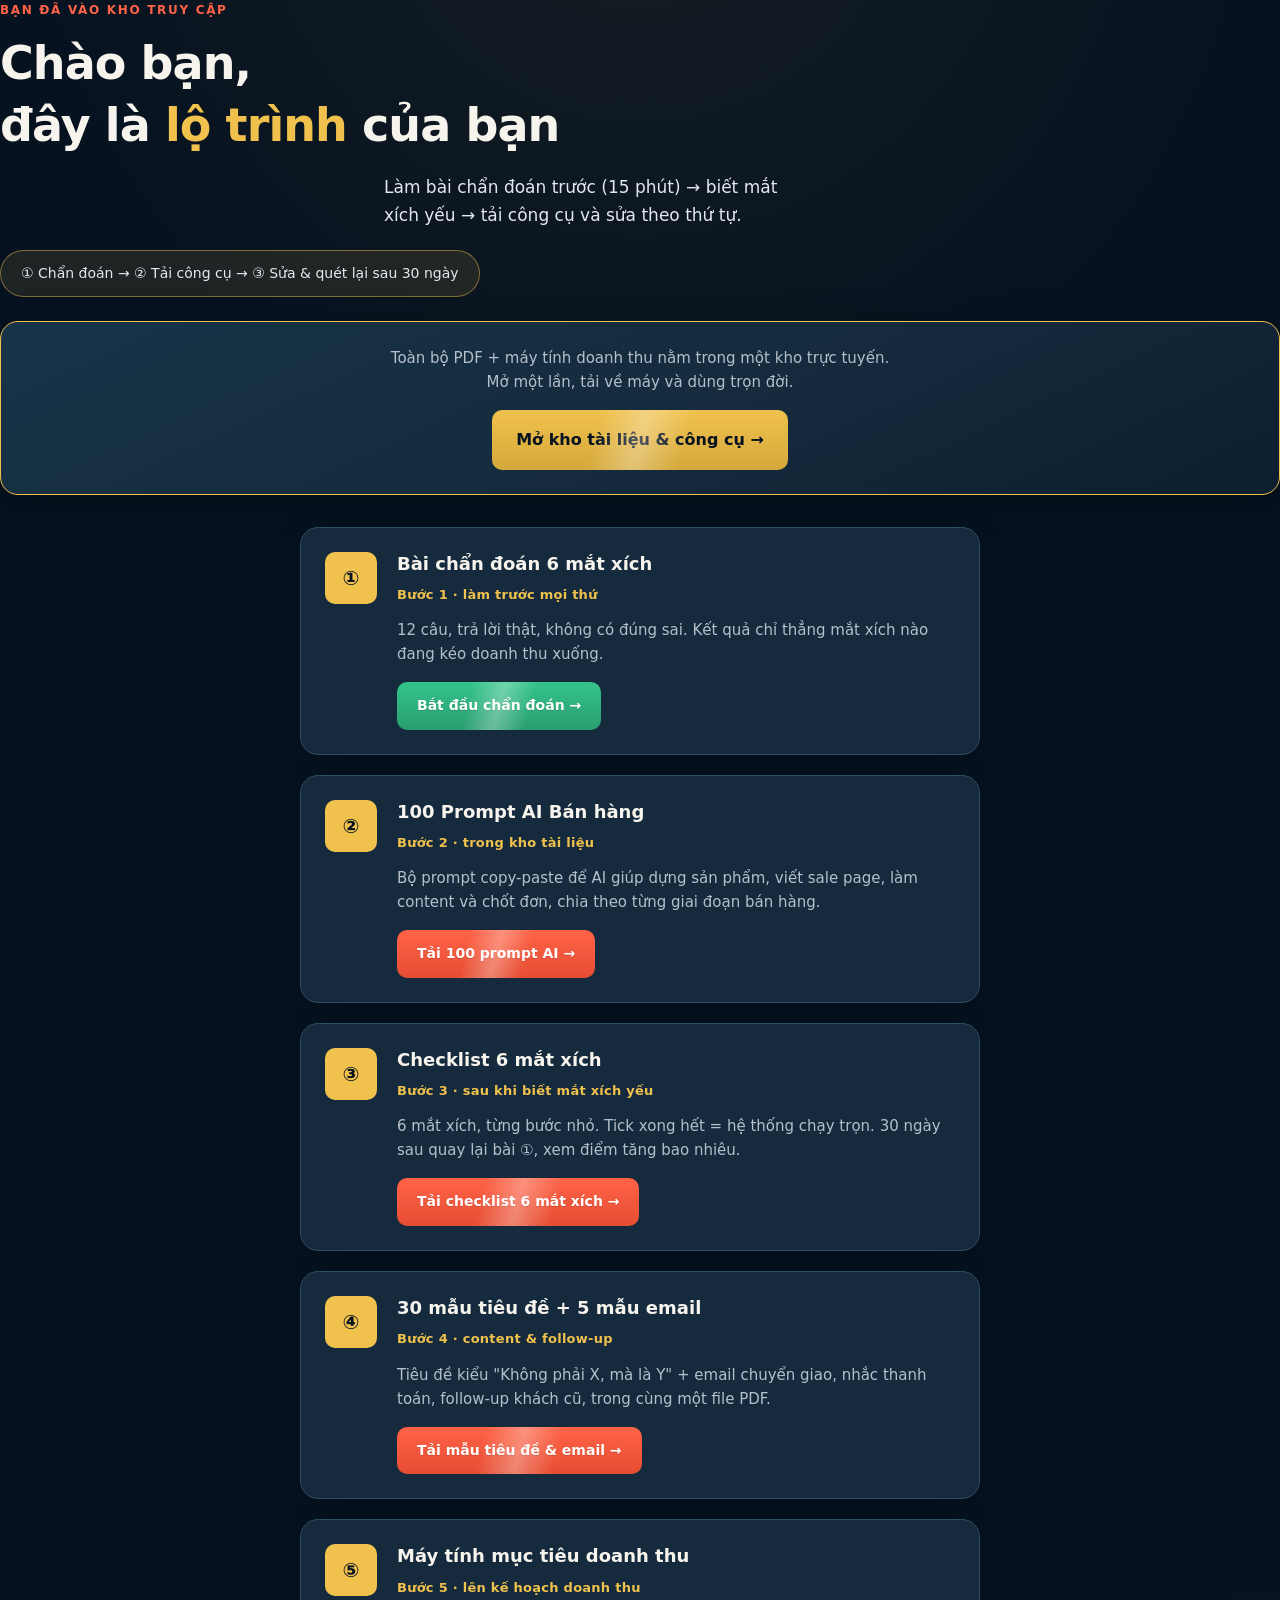
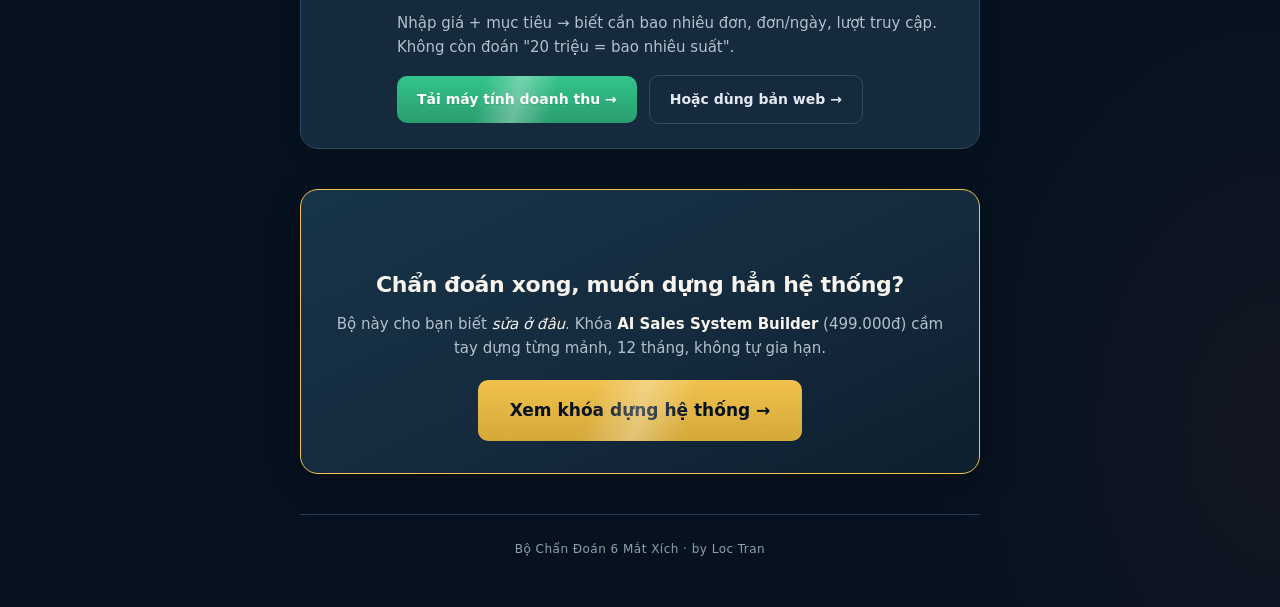
<file: kho-qua.html>
<!DOCTYPE html>
<html lang="vi">
<head>
<meta charset="UTF-8">
<meta name="viewport" content="width=device-width, initial-scale=1.0">
<title>Kho truy cập · Bộ Chẩn Đoán 6 Mắt Xích</title>
<link rel="stylesheet" href="theme.css">
<style>
  .success-banner{
    display:none;margin:0 auto var(--space-6);max-width:40rem;
    background:linear-gradient(155deg,rgba(46,204,113,.15),rgba(46,204,113,.05));
    border:1.5px solid rgba(46,204,113,.45);border-radius:var(--radius-lg);
    padding:var(--space-5) var(--space-6);text-align:center;
  }
  .success-banner.on{display:block}
  .success-banner h2{font-size:1.125rem;margin-bottom:var(--space-2);color:#6ee7a0}
  .success-banner p{color:var(--muted);font-size:.9375rem;line-height:1.55}
  .success-banner .wait{color:var(--gold);font-size:.875rem;margin-top:var(--space-3)}
  .sub{margin:var(--space-4) auto 0;max-width:32rem;line-height:var(--leading)}
  .total{
    display:inline-block;margin-top:var(--space-5);
    background:rgba(240,193,77,.1);border:1px solid rgba(240,193,77,.45);
    border-radius:99px;padding:var(--space-3) var(--space-5);
    font-size:.875rem;color:var(--paper-soft);line-height:1.5;
  }
  .total b{color:var(--gold)}
  .drive-banner{
    margin-top:var(--space-6);
    background:linear-gradient(155deg,#173448 0%,var(--card) 55%,#0c1f2e 100%);
    border:1.5px solid var(--gold);border-radius:var(--radius-lg);
    padding:var(--space-6) var(--space-5);text-align:center;box-shadow:var(--shadow-offer);
  }
  .drive-banner p{color:var(--muted);font-size:.9375rem;margin-bottom:var(--space-4);line-height:1.6}
  .drive-banner a.btn-gold{padding:var(--space-4) var(--space-6);font-size:1rem}
  .gifts{display:flex;flex-direction:column;gap:var(--space-5);margin-top:var(--space-8)}
  .gift{
    background:var(--card);border:1px solid var(--line);border-radius:var(--radius-lg);
    padding:var(--space-6);display:flex;gap:var(--space-5);align-items:flex-start;
    box-shadow:var(--shadow-card);transition:border-color .2s,background .2s;
  }
  .gift:hover{border-color:var(--line-soft);background:var(--card-hover)}
  .gift .badge{
    flex:0 0 52px;height:52px;border-radius:var(--radius-sm);
    background:var(--gold);color:var(--ink);
    display:flex;align-items:center;justify-content:center;font-size:1.25rem;font-weight:800;
  }
  .gift .body{flex:1;min-width:0}
  .gift h3{font-size:1.125rem;font-weight:800;margin-bottom:var(--space-2)}
  .gift .worth{color:var(--gold);font-size:.8125rem;font-weight:700;margin-bottom:var(--space-3);letter-spacing:.02em}
  .gift p{color:var(--muted);font-size:.9375rem;margin-bottom:var(--space-4);line-height:1.6}
  .gift-actions{display:flex;flex-wrap:wrap;gap:var(--space-3);align-items:center}
  .gift a.cta-btn{font-size:.875rem;font-weight:700;padding:var(--space-3) var(--space-5);min-height:44px}
  .gift a.tool{background:linear-gradient(180deg,var(--good),var(--good-dark))}
  .gift a.tool.btn-pulse{--pulse-color:var(--pulse-good)}
  .gift a.cta-btn.alt{
    background:transparent;border:1.5px solid var(--line);color:var(--paper-soft);
    text-shadow:none;font-weight:700;min-height:44px;font-size:.875rem;
    padding:var(--space-3) var(--space-5);
  }
  .gift a.cta-btn.alt:hover{
    border-color:var(--gold);color:var(--paper);
    transform:translateY(-2px) scale(1.05);
    box-shadow:0 6px 20px rgba(0,0,0,.25);
  }
  .closing{
    text-align:center;margin-top:var(--space-10);
    background:linear-gradient(155deg,#173448 0%,var(--card) 55%,#0c1f2e 100%);
    border:1px solid var(--gold);border-radius:var(--radius-lg);
    padding:var(--space-8) var(--space-6);box-shadow:var(--shadow-offer);
  }
  .closing h2{font-size:1.375rem;font-weight:800;margin-bottom:var(--space-3)}
  .closing p{color:var(--muted);font-size:.9375rem;margin-bottom:var(--space-5);line-height:1.6}
  .closing p b,.closing p em{color:var(--paper)}
  .closing a.btn-gold{padding:var(--space-4) var(--space-8)}
</style>
</head>
<body>
<div class="success-banner" id="successBanner">
  <h2>✓ Thanh toán thành công</h2>
  <p id="successMsg">Tiền đã về. Link kho cũng được gửi vào email của bạn.</p>
  <p class="wait" id="successWait" style="display:none">Đang xác nhận giao dịch…</p>
</div>
<header>
  <div class="eyebrow">Bạn đã vào kho truy cập</div>
  <h1>Chào bạn,<br>đây là <span class="hl">lộ trình</span> của bạn</h1>
  <p class="sub">Làm bài chẩn đoán trước (15 phút) → biết mắt xích yếu → tải công cụ và sửa theo thứ tự.</p>
  <div class="total">① Chẩn đoán → ② Tải công cụ → ③ Sửa & quét lại sau 30 ngày</div>
  <div class="drive-banner">
    <p>Toàn bộ PDF + máy tính doanh thu nằm trong một kho trực tuyến.<br>Mở một lần, tải về máy và dùng trọn đời.</p>
    <a class="btn-gold btn-pulse btn-pulse--gold btn-pulse--float" href="https://drive.google.com/drive/folders/1RGvMJAA9Ci8OBzavx8gdoztprWGstHMG?usp=sharing" target="_blank" rel="noopener">Mở kho tài liệu & công cụ →</a>
  </div>
</header>

<div class="wrap">
  <div class="gifts">

    <div class="gift">
      <div class="badge">①</div>
      <div class="body">
        <h3>Bài chẩn đoán 6 mắt xích</h3>
        <div class="worth">Bước 1 · làm trước mọi thứ</div>
        <p>12 câu, trả lời thật, không có đúng sai. Kết quả chỉ thẳng mắt xích nào đang kéo doanh thu xuống.</p>
        <a class="cta-btn btn-good tool btn-pulse btn-pulse--good" href="readiness-scanner.html" target="_blank">Bắt đầu chẩn đoán →</a>
      </div>
    </div>

    <div class="gift">
      <div class="badge">②</div>
      <div class="body">
        <h3>100 Prompt AI Bán hàng</h3>
        <div class="worth">Bước 2 · trong kho tài liệu</div>
        <p>Bộ prompt copy-paste để AI giúp dựng sản phẩm, viết sale page, làm content và chốt đơn, chia theo từng giai đoạn bán hàng.</p>
        <a class="cta-btn btn-pulse" href="https://drive.google.com/drive/folders/1RGvMJAA9Ci8OBzavx8gdoztprWGstHMG?usp=sharing" target="_blank" rel="noopener">Tải 100 prompt AI →</a>
      </div>
    </div>

    <div class="gift">
      <div class="badge">③</div>
      <div class="body">
        <h3>Checklist 6 mắt xích</h3>
        <div class="worth">Bước 3 · sau khi biết mắt xích yếu</div>
        <p>6 mắt xích, từng bước nhỏ. Tick xong hết = hệ thống chạy trọn. 30 ngày sau quay lại bài ①, xem điểm tăng bao nhiêu.</p>
        <a class="cta-btn btn-pulse" href="https://drive.google.com/drive/folders/1RGvMJAA9Ci8OBzavx8gdoztprWGstHMG?usp=sharing" target="_blank" rel="noopener">Tải checklist 6 mắt xích →</a>
      </div>
    </div>

    <div class="gift">
      <div class="badge">④</div>
      <div class="body">
        <h3>30 mẫu tiêu đề + 5 mẫu email</h3>
        <div class="worth">Bước 4 · content & follow-up</div>
        <p>Tiêu đề kiểu "Không phải X, mà là Y" + email chuyển giao, nhắc thanh toán, follow-up khách cũ, trong cùng một file PDF.</p>
        <a class="cta-btn btn-pulse" href="https://drive.google.com/drive/folders/1RGvMJAA9Ci8OBzavx8gdoztprWGstHMG?usp=sharing" target="_blank" rel="noopener">Tải mẫu tiêu đề & email →</a>
      </div>
    </div>

    <div class="gift">
      <div class="badge">⑤</div>
      <div class="body">
        <h3>Máy tính mục tiêu doanh thu</h3>
        <div class="worth">Bước 5 · lên kế hoạch doanh thu</div>
        <p>Nhập giá + mục tiêu → biết cần bao nhiêu đơn, đơn/ngày, lượt truy cập. Không còn đoán "20 triệu = bao nhiêu suất".</p>
        <div class="gift-actions">
        <a class="cta-btn btn-good tool btn-pulse btn-pulse--good" href="https://drive.google.com/drive/folders/1RGvMJAA9Ci8OBzavx8gdoztprWGstHMG?usp=sharing" target="_blank" rel="noopener">Tải máy tính doanh thu →</a>
        <a class="cta-btn alt btn-pulse btn-quiet" href="https://may-tinh-muc-tieu-doanh-thu.vercel.app/" target="_blank" rel="noopener">Hoặc dùng bản web →</a>
        </div>
      </div>
    </div>

  </div>

  <div class="closing">
    <h2>Chẩn đoán xong, muốn dựng hẳn hệ thống?</h2>
    <p>Bộ này cho bạn biết <em>sửa ở đâu</em>. Khóa <b>AI Sales System Builder</b> (499.000đ) cầm tay dựng từng mảnh, 12 tháng, không tự gia hạn.</p>
    <a class="btn-gold btn-pulse btn-pulse--gold" href="presale-course.html" target="_blank">Xem khóa dựng hệ thống →</a>
  </div>

  <footer>Bộ Chẩn Đoán 6 Mắt Xích · by Loc Tran</footer>
</div>
<script src="config.js"></script>
<script>
(function(){
  var q=new URLSearchParams(location.search);
  var order=q.get('order');
  var payment=q.get('payment');
  if(payment!=='success'||!order)return;

  var banner=document.getElementById('successBanner');
  var wait=document.getElementById('successWait');
  banner.classList.add('on');
  wait.style.display='block';

  var API=(typeof SITE_CONFIG!=='undefined'&&SITE_CONFIG.API_URL)||'';
  if(!API||API.indexOf('THAY_BANG')!==-1){wait.style.display='none';return;}

  var tries=0;
  var timer=setInterval(function(){
    tries++;
    fetch(API+'?action=status&order_code='+encodeURIComponent(order))
      .then(function(r){return r.json();})
      .then(function(data){
        if(data.ok&&data.status==='paid'){
          clearInterval(timer);
          wait.style.display='none';
          document.getElementById('successMsg').textContent=
            'Mã đơn '+order+'. Bắt đầu từ bài chẩn đoán ① bên dưới nhé.';
        }else if(tries>=20){
          clearInterval(timer);
          wait.textContent='Xác nhận có thể chậm vài phút. Kiểm tra email hoặc tải lại trang.';
        }
      })
      .catch(function(){});
  },3000);
})();
</script>
</body>
</html>
</file>
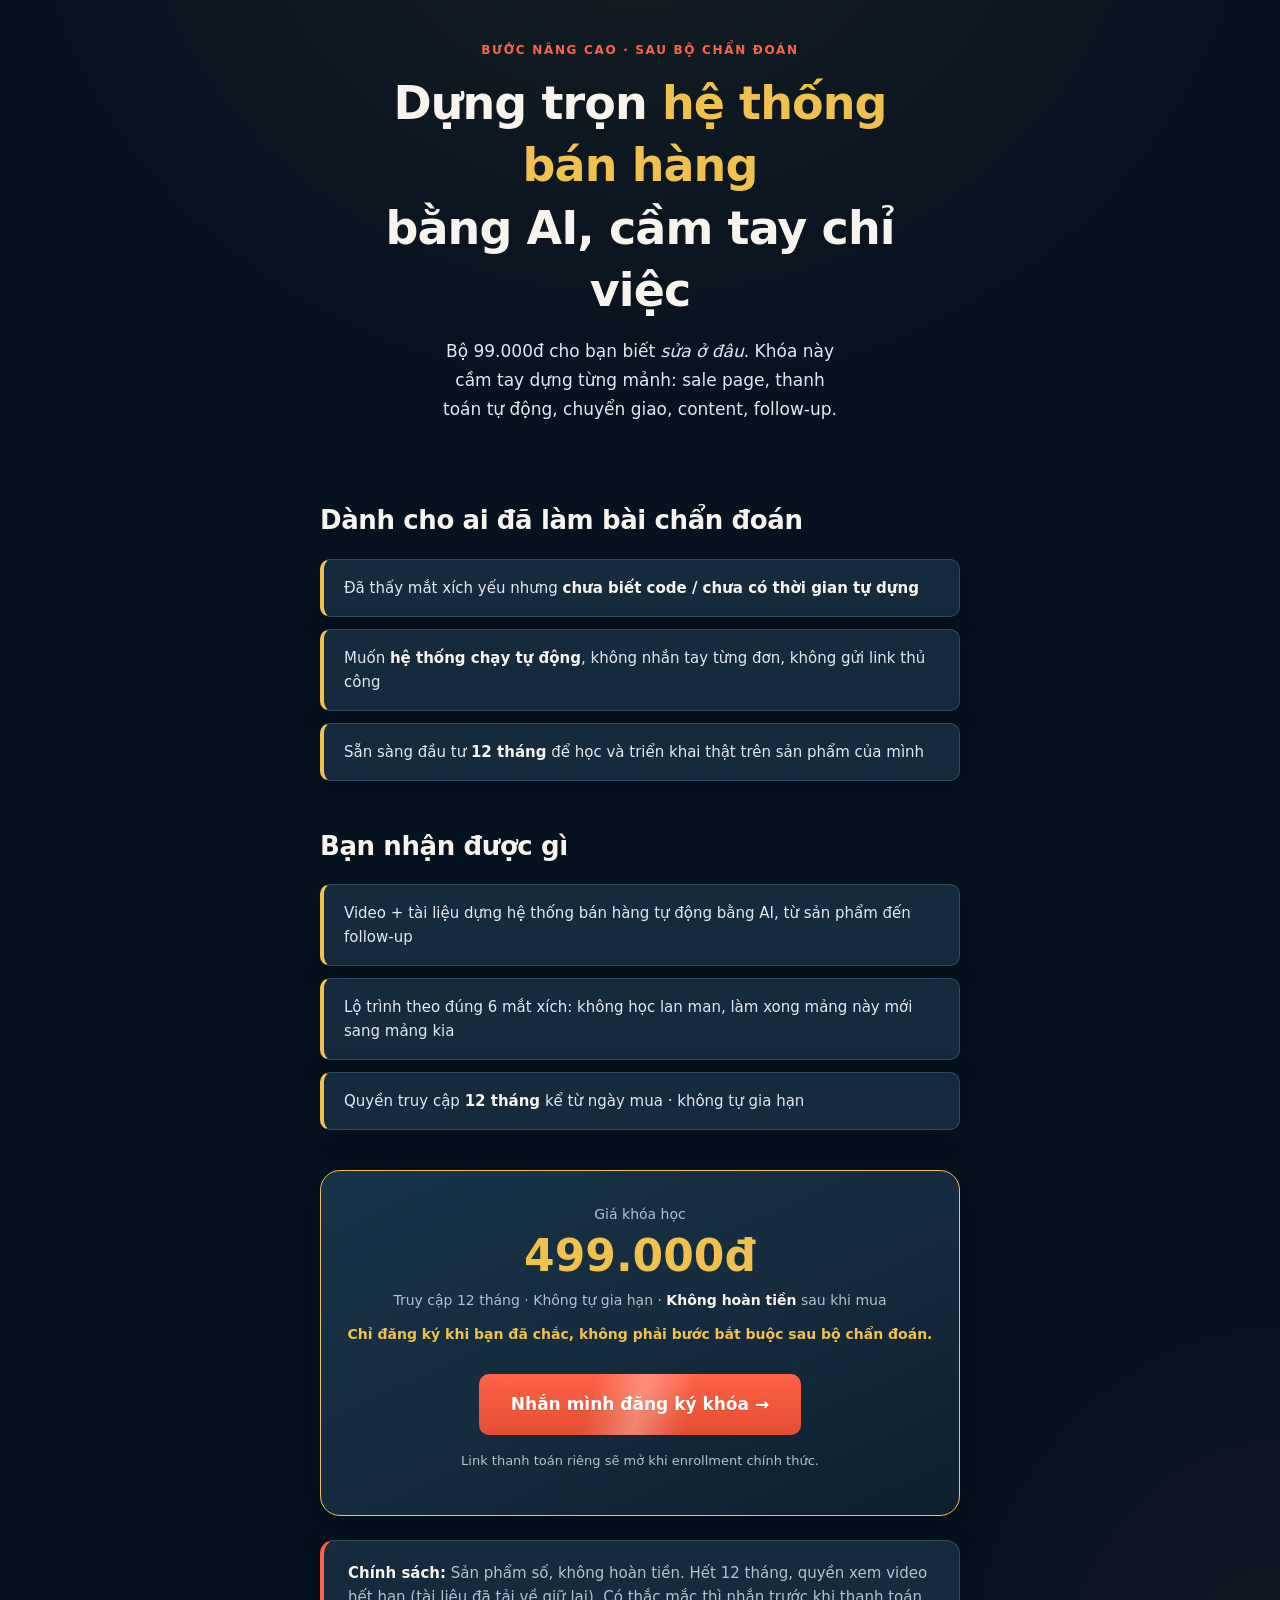
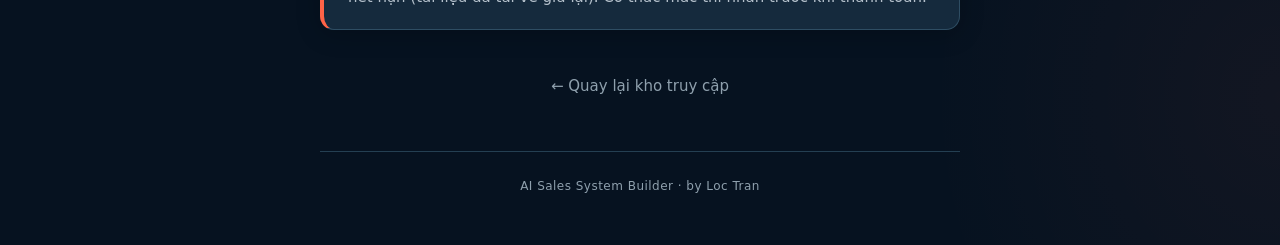
<file: presale-course.html>
<!DOCTYPE html>
<html lang="vi">
<head>
<meta charset="UTF-8">
<meta name="viewport" content="width=device-width, initial-scale=1.0">
<title>AI Sales System Builder · Khóa 499.000đ</title>
<link rel="stylesheet" href="theme.css">
<style>
  .wrap{max-width:680px}
  header{text-align:center;padding:var(--space-10) var(--space-5) var(--space-8)}
  .sub{margin:var(--space-4) auto 0;max-width:32rem;line-height:var(--leading)}
  .list{list-style:none;display:flex;flex-direction:column;gap:var(--space-3)}
  .list li{
    background:var(--card);border:1px solid var(--line);border-left:4px solid var(--gold);
    border-radius:var(--radius-sm);padding:var(--space-4) var(--space-5);
    font-size:.9375rem;color:var(--paper-soft);line-height:1.6;
    box-shadow:var(--shadow-card);
  }
  .list li b{color:var(--paper)}
  .offer{
    background:linear-gradient(155deg,#173448 0%,var(--card) 55%,#0c1f2e 100%);
    border:1.5px solid var(--gold);border-radius:var(--radius-xl);
    padding:var(--space-8) var(--space-6);text-align:center;margin-top:var(--space-10);
    box-shadow:var(--shadow-offer);
  }
  .offer-label{color:var(--muted);font-size:.875rem;margin-bottom:var(--space-2)}
  .offer .cta-btn{margin-top:var(--space-4)}
  .price{font-size:2.75rem;font-weight:800;color:var(--gold);margin:var(--space-2) 0;line-height:1}
  .note{font-size:.875rem;color:var(--muted);margin:var(--space-3) 0;line-height:1.55}
  .note b{color:var(--paper)}
  .policy{
    background:var(--card);border:1px solid var(--line);border-left:4px solid var(--signal);
    border-radius:var(--radius-md);padding:var(--space-5) var(--space-6);
    margin-top:var(--space-6);font-size:.9375rem;color:var(--muted);line-height:1.6;
    box-shadow:var(--shadow-card);
  }
  .policy b{color:var(--paper)}
  .back{
    display:block;text-align:center;margin-top:var(--space-8);
    color:var(--muted-dim);font-size:.9375rem;text-decoration:none;
    padding:var(--space-3);
  }
  .back:hover{color:var(--paper)}
</style>
</head>
<body>
<div class="wrap">
  <header>
    <div class="eyebrow">Bước nâng cao · sau bộ chẩn đoán</div>
    <h1>Dựng trọn <span class="hl">hệ thống bán hàng</span><br>bằng AI, cầm tay chỉ việc</h1>
    <p class="sub">Bộ 99.000đ cho bạn biết <em>sửa ở đâu</em>. Khóa này cầm tay dựng từng mảnh: sale page, thanh toán tự động, chuyển giao, content, follow-up.</p>
  </header>

  <h2>Dành cho ai đã làm bài chẩn đoán</h2>
  <ul class="list">
    <li>Đã thấy mắt xích yếu nhưng <b>chưa biết code / chưa có thời gian tự dựng</b></li>
    <li>Muốn <b>hệ thống chạy tự động</b>, không nhắn tay từng đơn, không gửi link thủ công</li>
    <li>Sẵn sàng đầu tư <b>12 tháng</b> để học và triển khai thật trên sản phẩm của mình</li>
  </ul>

  <h2>Bạn nhận được gì</h2>
  <ul class="list">
    <li>Video + tài liệu dựng hệ thống bán hàng tự động bằng AI, từ sản phẩm đến follow-up</li>
    <li>Lộ trình theo đúng 6 mắt xích: không học lan man, làm xong mảng này mới sang mảng kia</li>
    <li>Quyền truy cập <b>12 tháng</b> kể từ ngày mua · không tự gia hạn</li>
  </ul>

  <div class="offer">
    <div class="offer-label">Giá khóa học</div>
    <div class="price">499.000đ</div>
    <p class="note">Truy cập 12 tháng · Không tự gia hạn · <b>Không hoàn tiền</b> sau khi mua</p>
    <p class="note"><b style="color:var(--gold)">Chỉ đăng ký khi bạn đã chắc, không phải bước bắt buộc sau bộ chẩn đoán.</b></p>
    <a class="cta-btn btn-pulse btn-pulse--float" href="sale-page.html">Nhắn mình đăng ký khóa →</a>
    <p class="note" style="margin-top:var(--space-4);font-size:.8125rem">Link thanh toán riêng sẽ mở khi enrollment chính thức.</p>
  </div>

  <div class="policy">
    <b>Chính sách:</b> Sản phẩm số, không hoàn tiền. Hết 12 tháng, quyền xem video hết hạn (tài liệu đã tải về giữ lại). Có thắc mắc thì nhắn trước khi thanh toán.
  </div>

  <a class="back" href="kho-qua.html">← Quay lại kho truy cập</a>
  <footer>AI Sales System Builder · by Loc Tran</footer>
</div>
</body>
</html>
</file>
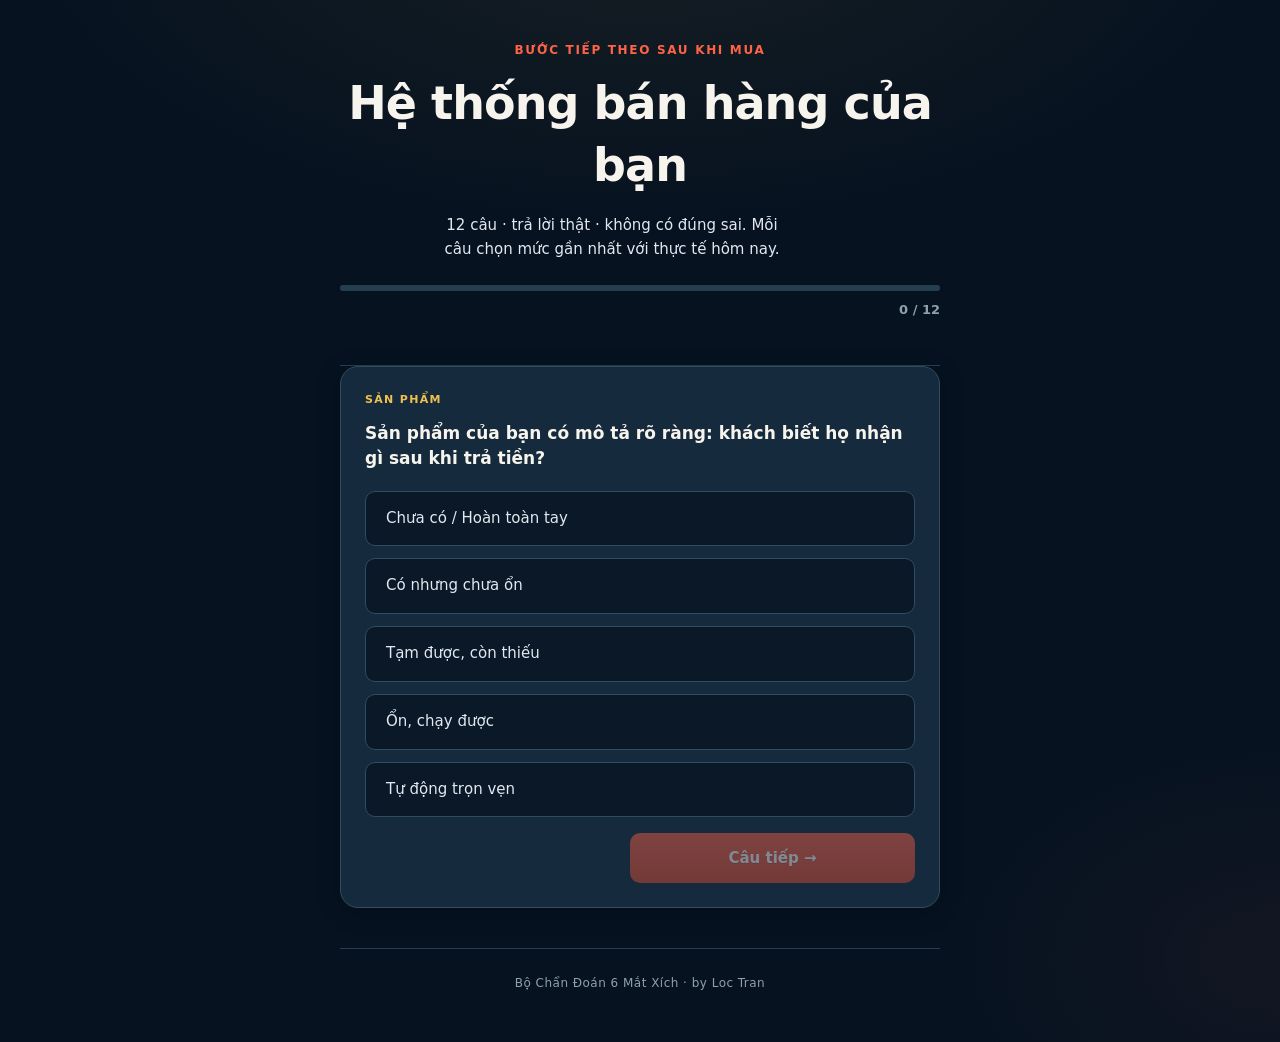
<file: readiness-scanner.html>
<!DOCTYPE html>
<html lang="vi">
<head>
<meta charset="UTF-8">
<meta name="viewport" content="width=device-width, initial-scale=1.0">
<title>Chẩn đoán 6 Mắt Xích · Bộ Chẩn Đoán</title>
<link rel="stylesheet" href="theme.css">
<style>
  .wrap{max-width:640px}
  header{text-align:center;padding:var(--space-10) 0 var(--space-6);border-bottom:1px solid var(--line-soft)}
  .sub{font-size:.9375rem;line-height:1.6}
  .progress{height:6px;background:var(--line-soft);border-radius:99px;margin:var(--space-6) 0 var(--space-2);overflow:hidden}
  .progress i{display:block;height:100%;background:linear-gradient(90deg,var(--gold-dark),var(--gold));border-radius:99px;transition:width .3s}
  .prog-txt{font-size:.8125rem;color:var(--muted-dim);text-align:right;margin-bottom:var(--space-5);font-weight:600}
  .qcard{
    background:var(--card);border:1px solid var(--line);border-radius:var(--radius-lg);
    padding:var(--space-6);margin-bottom:var(--space-4);display:none;
    box-shadow:var(--shadow-card);
  }
  .qcard.on{display:block}
  .pillar{font-size:.6875rem;letter-spacing:.12em;text-transform:uppercase;color:var(--gold);font-weight:700;margin-bottom:var(--space-3)}
  .qtext{font-size:1.0625rem;font-weight:700;margin-bottom:var(--space-5);line-height:1.45;color:var(--paper)}
  .opts{display:flex;flex-direction:column;gap:var(--space-3)}
  .opt{
    background:var(--ink-elevated);border:1.5px solid var(--line);
    border-radius:var(--radius-sm);padding:var(--space-4) var(--space-5);
    cursor:pointer;font-size:.9375rem;color:var(--paper-soft);
    transition:border-color .15s,background .15s,color .15s;
    text-align:left;font-family:inherit;min-height:48px;line-height:1.45;
  }
  .opt:hover{border-color:var(--gold);color:var(--paper);background:rgba(240,193,77,.06)}
  .opt.sel{border-color:var(--gold);background:rgba(240,193,77,.12);color:var(--paper);font-weight:600;box-shadow:var(--focus-ring)}
  .nav{display:flex;gap:var(--space-3);margin-top:var(--space-4)}
  .btn{
    flex:1;min-height:48px;padding:var(--space-4);border:none;border-radius:var(--radius-sm);
    font-family:inherit;font-weight:800;font-size:.9375rem;cursor:pointer;
  }
  .btn-back{background:var(--card);color:var(--muted);border:1.5px solid var(--line);transition:filter .15s,border-color .15s}
  .btn-back:hover{filter:brightness(1.06);border-color:var(--gold)}
  .btn:disabled{opacity:.45;cursor:not-allowed}
  .btn-next,.btn-gold{font-size:.9375rem;padding:var(--space-4)}
  #result{display:none;padding-top:var(--space-4)}
  .result-head{text-align:center;margin-bottom:var(--space-6)}
  .score-ring{
    width:120px;height:120px;border-radius:50%;border:8px solid var(--signal);
    display:flex;align-items:center;justify-content:center;margin:0 auto var(--space-4);
    font-size:2.25rem;font-weight:800;transition:border-color .4s;color:var(--paper);
  }
  .score-ring.ok{border-color:var(--good)}
  .score-ring.mid{border-color:var(--gold)}
  .score-label{color:var(--muted-dim);font-size:.8125rem;text-transform:uppercase;letter-spacing:.1em;font-weight:600}
  .bars{margin:var(--space-6) 0;display:flex;flex-direction:column;gap:var(--space-4)}
  .bar-row{display:flex;align-items:center;gap:var(--space-3);font-size:.875rem}
  .bar-row .lbl{flex:0 0 6.5rem;color:var(--paper-soft);font-weight:600;line-height:1.3}
  .bar-row .track{flex:1;height:10px;background:var(--ink-elevated);border-radius:99px;overflow:hidden;border:1px solid var(--line-soft)}
  .bar-row .fill{height:100%;border-radius:99px;background:var(--good);transition:width .6s}
  .bar-row .fill.weak{background:var(--signal)}
  .bar-row .num{flex:0 0 2.25rem;text-align:right;color:var(--gold);font-weight:800}
  .weak-box{
    background:rgba(255,99,71,.1);border:1px solid rgba(255,99,71,.35);
    border-radius:var(--radius-md);padding:var(--space-5);margin:var(--space-5) 0;text-align:left;
  }
  .weak-box h3{color:var(--signal);font-size:1rem;margin-bottom:var(--space-3)}
  .weak-box p{color:var(--muted);font-size:.9375rem;line-height:1.55}
  .weak-box ul{margin:var(--space-3) 0 0 1.25rem;color:var(--paper-soft);font-size:.9375rem;line-height:1.6}
  .weak-box li{margin:var(--space-2) 0}
  .actions{display:flex;flex-direction:column;gap:var(--space-3);margin-top:var(--space-6)}
  .actions a,.actions .btn-gold{
    display:flex;align-items:center;justify-content:center;min-height:48px;
    width:100%;text-decoration:none;border-radius:var(--radius-sm);font-size:.9375rem;
  }
  .link-kho{
    background:var(--card);color:var(--paper);border:1.5px solid var(--line)!important;
    font-weight:800;
    transition:transform .22s cubic-bezier(.34,1.4,.64,1),border-color .2s ease,box-shadow .2s ease;
  }
  .link-kho:hover{
    transform:translateY(-2px) scale(1.05);
    border-color:var(--gold)!important;
    box-shadow:0 6px 20px rgba(0,0,0,.25);
  }
</style>
</head>
<body>
<div class="wrap">
  <header>
    <div class="eyebrow">Bước tiếp theo sau khi mua</div>
    <h1>Hệ thống bán hàng của bạn</h1>
    <p class="sub">12 câu · trả lời thật · không có đúng sai. Mỗi câu chọn mức gần nhất với thực tế hôm nay.</p>
    <div class="progress"><i id="progBar" style="width:0%"></i></div>
    <div class="prog-txt"><span id="progNum">0</span> / 12</div>
  </header>

  <div id="quiz"></div>

  <div id="result">
    <div class="result-head">
      <div class="score-ring" id="scoreRing">0</div>
      <div class="score-label">Điểm hệ thống /100</div>
      <p class="sub" style="margin-top:var(--space-4);max-width:28rem;margin-left:auto;margin-right:auto">Đây là bức tranh hiện tại, không phải điểm tuyệt đối. Mắt xích đỏ là nơi tiền đang rò nhiều nhất.</p>
    </div>
    <div class="bars" id="bars"></div>
    <div class="weak-box" id="weakBox"></div>
    <div class="actions">
      <a class="btn-gold btn-pulse btn-pulse--gold btn-pulse--float link-drive" id="driveLink" href="https://drive.google.com/drive/folders/1RGvMJAA9Ci8OBzavx8gdoztprWGstHMG?usp=sharing" target="_blank" rel="noopener">Mở kho · sửa mắt xích yếu nhất →</a>
      <a class="link-kho" href="kho-qua.html">← Quay lại lộ trình kho truy cập</a>
    </div>
  </div>

  <footer>Bộ Chẩn Đoán 6 Mắt Xích · by Loc Tran</footer>
</div>

<script>
const DRIVE = 'https://drive.google.com/drive/folders/1RGvMJAA9Ci8OBzavx8gdoztprWGstHMG?usp=sharing';

const PILLARS = [
  { id:'product',   name:'Sản phẩm',   tips:['Viết rõ 1 câu: khách trả tiền để nhận gì','Đóng gói thành file/link giao tự động được','Thử mua flow của chính mình từ đầu đến cuối'] },
  { id:'page',      name:'Trang bán',  tips:['Sale page có 1 CTA rõ, không rối','Thêm 2–3 review hoặc proof thật','Đọc lại trang bằng mắt khách, bỏ jargon'] },
  { id:'payment',   name:'Thanh toán', tips:['Bật QR / cổng thanh toán tự động','Test chuyển khoản thật 1 lần','Email xác nhận gửi ngay sau khi trả tiền'] },
  { id:'delivery',  name:'Chuyển giao',tips:['Link sản phẩm gửi tự động sau thanh toán','Viết email chuyển giao, copy từ kho tài liệu','Khách biết chính xác bước tiếp theo sau khi mua'] },
  { id:'traffic',   name:'Thu hút',    tips:['Chọn 1 kênh chính, không scatter','Đăng theo lịch cố định 3–5 lần/tuần','Dùng 30 mẫu tiêu đề trong kho tài liệu'] },
  { id:'followup',  name:'Follow-up',  tips:['Nhắc khách chưa thanh toán sau 24h','Email cảm ơn + hướng dẫn sau khi mua','Liệt kê 10 khách cũ, nhắn lại 1 lần'] }
];

const QUESTIONS = [
  { pillar:0, q:'Sản phẩm của bạn có mô tả rõ ràng: khách biết họ nhận gì sau khi trả tiền?' },
  { pillar:0, q:'Sản phẩm đã đóng gói xong (file, link, tool), sẵn sàng giao ngay khi có đơn?' },
  { pillar:1, q:'Bạn có trang bán (landing page) chuyên cho sản phẩm này?' },
  { pillar:1, q:'Trang bán có nút/kêu gọi mua rõ ràng: khách không phải hỏi "mua ở đâu"?' },
  { pillar:2, q:'Khách có thể thanh toán online (QR, chuyển khoản có mã đơn) mà không cần bạn nhắn tay?' },
  { pillar:2, q:'Hệ thống tự nhận diện khi tiền về và xác nhận đơn?' },
  { pillar:3, q:'Sau khi trả tiền, khách nhận link/file sản phẩm tự động (email hoặc trang cảm ơn)?' },
  { pillar:3, q:'Khách không cần chờ bạn online để nhận hàng?' },
  { pillar:4, q:'Bạn có nguồn khách đều đặn (content, ads, cộng đồng), không chỉ đăng khi nhớ?' },
  { pillar:4, q:'Tuần này có người mới vào inbox/trang, không chỉ khách cũ?' },
  { pillar:5, q:'Bạn có nhắc khách chưa thanh toán hoặc chưa mở sản phẩm?' },
  { pillar:5, q:'Bạn có liên hệ lại khách cũ để upsell hoặc tái kích hoạt?' }
];

const OPTIONS = [
  { label:'Chưa có / Hoàn toàn tay', score:1 },
  { label:'Có nhưng chưa ổn', score:2 },
  { label:'Tạm được, còn thiếu', score:3 },
  { label:'Ổn, chạy được', score:4 },
  { label:'Tự động trọn vẹn', score:5 }
];

let cur = 0, answers = [];

function renderQuiz() {
  const el = document.getElementById('quiz');
  el.innerHTML = QUESTIONS.map((item, i) => `
    <div class="qcard${i===0?' on':''}" data-i="${i}">
      <div class="pillar">${PILLARS[item.pillar].name}</div>
      <div class="qtext">${item.q}</div>
      <div class="opts">
        ${OPTIONS.map((o,j)=>`<button type="button" class="opt" data-score="${o.score}" onclick="pick(${i},${j},${o.score})">${o.label}</button>`).join('')}
      </div>
      <div class="nav">
        ${i>0?`<button type="button" class="btn btn-back" onclick="go(${i-1})">← Câu trước</button>`:'<span style="flex:1"></span>'}
        ${i<11?`<button type="button" class="btn btn-next btn-pulse" id="next${i}" disabled onclick="go(${i+1})">Câu tiếp →</button>`
              :`<button type="button" class="btn btn-gold btn-pulse btn-pulse--gold" id="next${i}" disabled onclick="showResult()">Xem kết quả →</button>`}
      </div>
    </div>`).join('');
}

function pick(qi, oi, score) {
  answers[qi] = score;
  const card = document.querySelector(`.qcard[data-i="${qi}"]`);
  card.querySelectorAll('.opt').forEach((b,j)=>b.classList.toggle('sel',j===oi));
  const next = document.getElementById('next'+qi);
  if(next) next.disabled = false;
  document.getElementById('progNum').textContent = answers.filter(a=>a>0).length;
  document.getElementById('progBar').style.width = (answers.filter(a=>a>0).length/12*100)+'%';
}

function go(n) {
  document.querySelectorAll('.qcard').forEach(c=>c.classList.remove('on'));
  document.querySelector(`.qcard[data-i="${n}"]`).classList.add('on');
  cur = n;
  window.scrollTo({top:0,behavior:'smooth'});
}

function showResult() {
  if(answers.length<12||answers.some(a=>!a)){alert('Trả lời đủ 12 câu nhé.');return;}
  document.getElementById('quiz').style.display='none';
  document.querySelector('header .progress').style.display='none';
  document.querySelector('.prog-txt').style.display='none';
  document.getElementById('result').style.display='block';

  const pillarScores = PILLARS.map((_,pi)=>{
    const qs = QUESTIONS.map((q,i)=>q.pillar===pi?answers[i]:0).filter(s=>s>0);
    const avg = qs.reduce((a,b)=>a+b,0)/qs.length;
    return Math.round(avg/5*100);
  });
  const total = Math.round(pillarScores.reduce((a,b)=>a+b,0)/6);
  const min = Math.min(...pillarScores);
  const weakIdx = pillarScores.indexOf(min);

  const ring = document.getElementById('scoreRing');
  ring.textContent = total;
  ring.className = 'score-ring '+(total>=70?'ok':total>=45?'mid':'');

  document.getElementById('bars').innerHTML = PILLARS.map((p,i)=>`
    <div class="bar-row">
      <span class="lbl">${p.name}</span>
      <div class="track"><div class="fill${pillarScores[i]===min?' weak':''}" style="width:${pillarScores[i]}%"></div></div>
      <span class="num">${pillarScores[i]}</span>
    </div>`).join('');

  const p = PILLARS[weakIdx];
  document.getElementById('weakBox').innerHTML = `
    <h3>⚠ Mắt xích yếu nhất: ${p.name} (${min}/100)</h3>
    <p>Đây là chỗ tiền đang rơi vãi nhiều nhất. Sửa 3 việc sau trước, rồi mới sang mắt xích khác:</p>
    <ul>${p.tips.map(t=>`<li>${t}</li>`).join('')}</ul>
    <p style="margin-top:12px;font-size:13px">Trong <b style="color:var(--paper)">kho tài liệu</b> có checklist + prompt cho mắt xích ${p.name}. Làm xong, 30 ngày sau quay lại làm lại bài này.</p>`;

  window.scrollTo({top:0,behavior:'smooth'});
}

renderQuiz();
</script>
</body>
</html>
</file>
<file: theme.css>
/* ── Design tokens · Bộ Chẩn Đoán 6 Mắt Xích ── */
:root{
  --ink:#061220;
  --ink-elevated:#0a1828;
  --paper:#f7f4ed;
  --paper-soft:#e2e8ef;
  --paper-dim:#d0dae3;
  --signal:#ff6347;
  --signal-dark:#e54d32;
  --gold:#f0c14d;
  --gold-dark:#d4a83a;
  --line:#2e4d63;
  --line-soft:#243f52;
  --muted:#b4c0cb;
  --muted-dim:#8fa0ad;
  --card:#152a3d;
  --card-hover:#1a3349;
  --good:#34c48b;
  --good-dark:#2a9d6f;
  --space-2:8px;
  --space-3:12px;
  --space-4:16px;
  --space-5:20px;
  --space-6:24px;
  --space-8:32px;
  --space-10:40px;
  --space-12:48px;
  --radius-sm:10px;
  --radius-md:14px;
  --radius-lg:18px;
  --radius-xl:20px;
  --shadow-card:0 4px 24px rgba(0,0,0,.22);
  --shadow-offer:0 8px 36px rgba(0,0,0,.28);
  --leading:1.7;
  --leading-tight:1.35;
  --pulse-signal:rgba(255,99,71,.45);
  --pulse-gold:rgba(240,193,77,.45);
  --pulse-good:rgba(52,196,139,.4);
  --focus-ring:0 0 0 3px rgba(240,193,77,.28);
}

*,*::before,*::after{box-sizing:border-box;margin:0;padding:0}
html{scroll-behavior:smooth;scroll-padding-top:calc(var(--urgency-h,58px) + 12px);-webkit-text-size-adjust:100%}
body{
  font-family:'Segoe UI',system-ui,-apple-system,BlinkMacSystemFont,sans-serif;
  background-color:var(--ink);
  background-image:
    radial-gradient(ellipse 90% 55% at 50% -8%,rgba(240,193,77,.07),transparent 55%),
    radial-gradient(ellipse 55% 45% at 100% 92%,rgba(255,99,71,.05),transparent 50%);
  color:var(--paper);
  line-height:var(--leading);
  font-size:16px;
  -webkit-font-smoothing:antialiased;
  text-rendering:optimizeLegibility;
}

.wrap{max-width:720px;margin:0 auto;padding:0 var(--space-5) var(--space-12)}
@media(max-width:480px){.wrap{padding:0 var(--space-4) var(--space-10)}}

h1,h2,h3,h4{color:var(--paper);line-height:var(--leading-tight)}
h1{font-size:clamp(1.75rem,6.5vw,2.875rem);font-weight:800;letter-spacing:-.02em;margin:var(--space-3) 0 var(--space-4)}
h1 .hl,h2 .hl{color:var(--gold)}
h2{font-size:clamp(1.375rem,4vw,1.625rem);font-weight:800;letter-spacing:-.015em;margin:var(--space-12) 0 var(--space-5)}
h3{font-size:1.0625rem;font-weight:700;margin-bottom:var(--space-2)}

.eyebrow{
  font-size:.75rem;letter-spacing:.14em;text-transform:uppercase;
  color:var(--signal);font-weight:700;margin-bottom:var(--space-3);
}
.lede,.sub{color:var(--paper-soft);font-size:1.0625rem;max-width:34rem;text-wrap:balance}
.lede b,.sub b{color:var(--paper)}
.muted{color:var(--muted)}
.text-dim{color:var(--paper-dim)}

/* Cards */
.card-base{
  background:var(--card);
  border:1px solid var(--line);
  border-radius:var(--radius-md);
  padding:var(--space-5) var(--space-6);
  box-shadow:var(--shadow-card);
}

/* ── Buttons & animations ── */
@keyframes btn-pulse-ring{
  0%{box-shadow:0 4px 18px rgba(0,0,0,.3),0 0 0 0 var(--pulse-color)}
  70%{box-shadow:0 4px 18px rgba(0,0,0,.3),0 0 0 14px transparent}
  100%{box-shadow:0 4px 18px rgba(0,0,0,.3),0 0 0 0 transparent}
}
@keyframes btn-shimmer{
  0%{transform:translateX(-160%) skewX(-18deg);opacity:0}
  15%{opacity:1}
  45%{transform:translateX(260%) skewX(-18deg);opacity:0}
  100%{transform:translateX(260%) skewX(-18deg);opacity:0}
}
@keyframes btn-float{
  0%,100%{transform:translateY(0) scale(1)}
  50%{transform:translateY(-4px) scale(1)}
}

.btn-pulse{
  --pulse-color:var(--pulse-signal);
  position:relative;
  overflow:visible;
  isolation:isolate;
  animation:btn-pulse-ring 2.2s ease-out infinite;
  z-index:0;
  transition:transform .22s cubic-bezier(.34,1.4,.64,1),filter .2s ease,box-shadow .2s ease;
}
.btn-pulse--gold{--pulse-color:var(--pulse-gold)}
.btn-pulse--good{--pulse-color:var(--pulse-good)}
.btn-pulse--float{animation:btn-pulse-ring 2.2s ease-out infinite,btn-float 2.8s ease-in-out infinite}
.btn-pulse.btn-quiet{animation:btn-pulse-ring 2.8s ease-out infinite}
.btn-pulse:not(.btn-quiet)::before{
  content:'';
  position:absolute;inset:0;border-radius:inherit;
  background:linear-gradient(105deg,transparent 35%,rgba(255,255,255,.3) 50%,transparent 65%);
  animation:btn-shimmer 2.8s ease-in-out infinite;
  pointer-events:none;z-index:0;
}
.btn-pulse:disabled,.btn-pulse[disabled]{
  animation:none!important;transform:none!important;filter:none!important;box-shadow:none!important;
}
.btn-pulse:disabled::before,.btn-pulse[disabled]::before{display:none}

.cta-btn,.btn-primary,.confirm,.access,.btn-gold,.btn-good,.btn-next{
  display:inline-flex;align-items:center;justify-content:center;
  min-height:48px;padding:var(--space-4) var(--space-8);
  border:none;border-radius:var(--radius-sm);
  font-family:inherit;font-weight:800;font-size:1.0625rem;
  text-decoration:none;cursor:pointer;
  text-shadow:0 1px 0 rgba(0,0,0,.12);
  position:relative;
  transition:transform .22s cubic-bezier(.34,1.4,.64,1),filter .2s ease,box-shadow .2s ease;
}
.cta-btn.btn-pulse,.btn-primary.btn-pulse,.confirm.btn-pulse,
.access.btn-pulse,.btn-gold.btn-pulse,.btn-good.btn-pulse,.btn-next.btn-pulse{
  overflow:visible;
}
.cta-btn,.btn-primary,.btn-next,.access{
  background:linear-gradient(180deg,var(--signal),var(--signal-dark));color:#fff;
}
.confirm,.btn-gold{
  background:linear-gradient(180deg,var(--gold),var(--gold-dark));color:var(--ink);
  text-shadow:none;
}
.btn-good,.access.btn-good,.cta-btn.btn-good{
  background:linear-gradient(180deg,var(--good),var(--good-dark));color:#fff;
}

/* Hover: tắt animation, phóng to rõ ràng */
.cta-btn:hover:not(:disabled),
.btn-primary:hover,
.confirm:hover:not(:disabled),
.access:hover,
.btn-gold:hover,
.btn-good:hover,
.btn-next:hover:not(:disabled),
.btn-pulse:hover:not(:disabled),
.btn-pulse:focus-visible:not(:disabled){
  animation:none!important;
  transform:translateY(-4px) scale(1.08)!important;
  filter:brightness(1.1);
  box-shadow:0 10px 32px rgba(0,0,0,.38);
  z-index:2;
}
.cta-btn:active:not(:disabled),
.confirm:active:not(:disabled),
.access:active,
.btn-gold:active,
.btn-good:active,
.btn-next:active:not(:disabled),
.btn-pulse:active:not(:disabled){
  transform:translateY(0) scale(.97)!important;
  filter:brightness(.96);
  transition-duration:.08s;
}
.btn-pulse:hover::before,.btn-pulse:focus-visible::before{animation-play-state:paused}

.cta-btn:focus-visible,.btn-primary:focus-visible,.confirm:focus-visible,
.access:focus-visible,.btn-gold:focus-visible,.btn-next:focus-visible,
button:focus-visible,a:focus-visible{outline:2px solid var(--gold);outline-offset:3px}

@media (prefers-reduced-motion:reduce){
  .btn-pulse,.btn-pulse::before,.btn-pulse--float{animation:none!important}
  .cta-btn:hover,.btn-gold:hover,.btn-pulse:hover,.btn-next:hover:not(:disabled){
    transform:translateY(-2px) scale(1.04)!important;
  }
}

input,select,textarea{
  width:100%;min-height:48px;
  background:var(--ink);border:1.5px solid var(--line);
  border-radius:var(--radius-sm);padding:var(--space-3) var(--space-4);
  color:var(--paper);font-family:inherit;font-size:1rem;line-height:1.4;
}
input::placeholder{color:var(--muted-dim)}
input:focus,select:focus,textarea:focus{
  outline:none;border-color:var(--gold);box-shadow:var(--focus-ring);
}
label{
  display:block;font-size:.875rem;font-weight:600;
  color:var(--paper-soft);margin:var(--space-4) 0 var(--space-2);
}

footer{
  text-align:center;color:var(--muted-dim);
  font-size:.75rem;margin-top:var(--space-10);letter-spacing:.04em;
  padding-top:var(--space-6);border-top:1px solid var(--line-soft);
}

::selection{background:rgba(240,193,77,.35);color:var(--paper)}

@media(max-width:480px){
  h2{margin:var(--space-10) 0 var(--space-4)}
  .cta-btn,.btn-primary{width:100%;padding-left:var(--space-5);padding-right:var(--space-5)}
}
</file>
